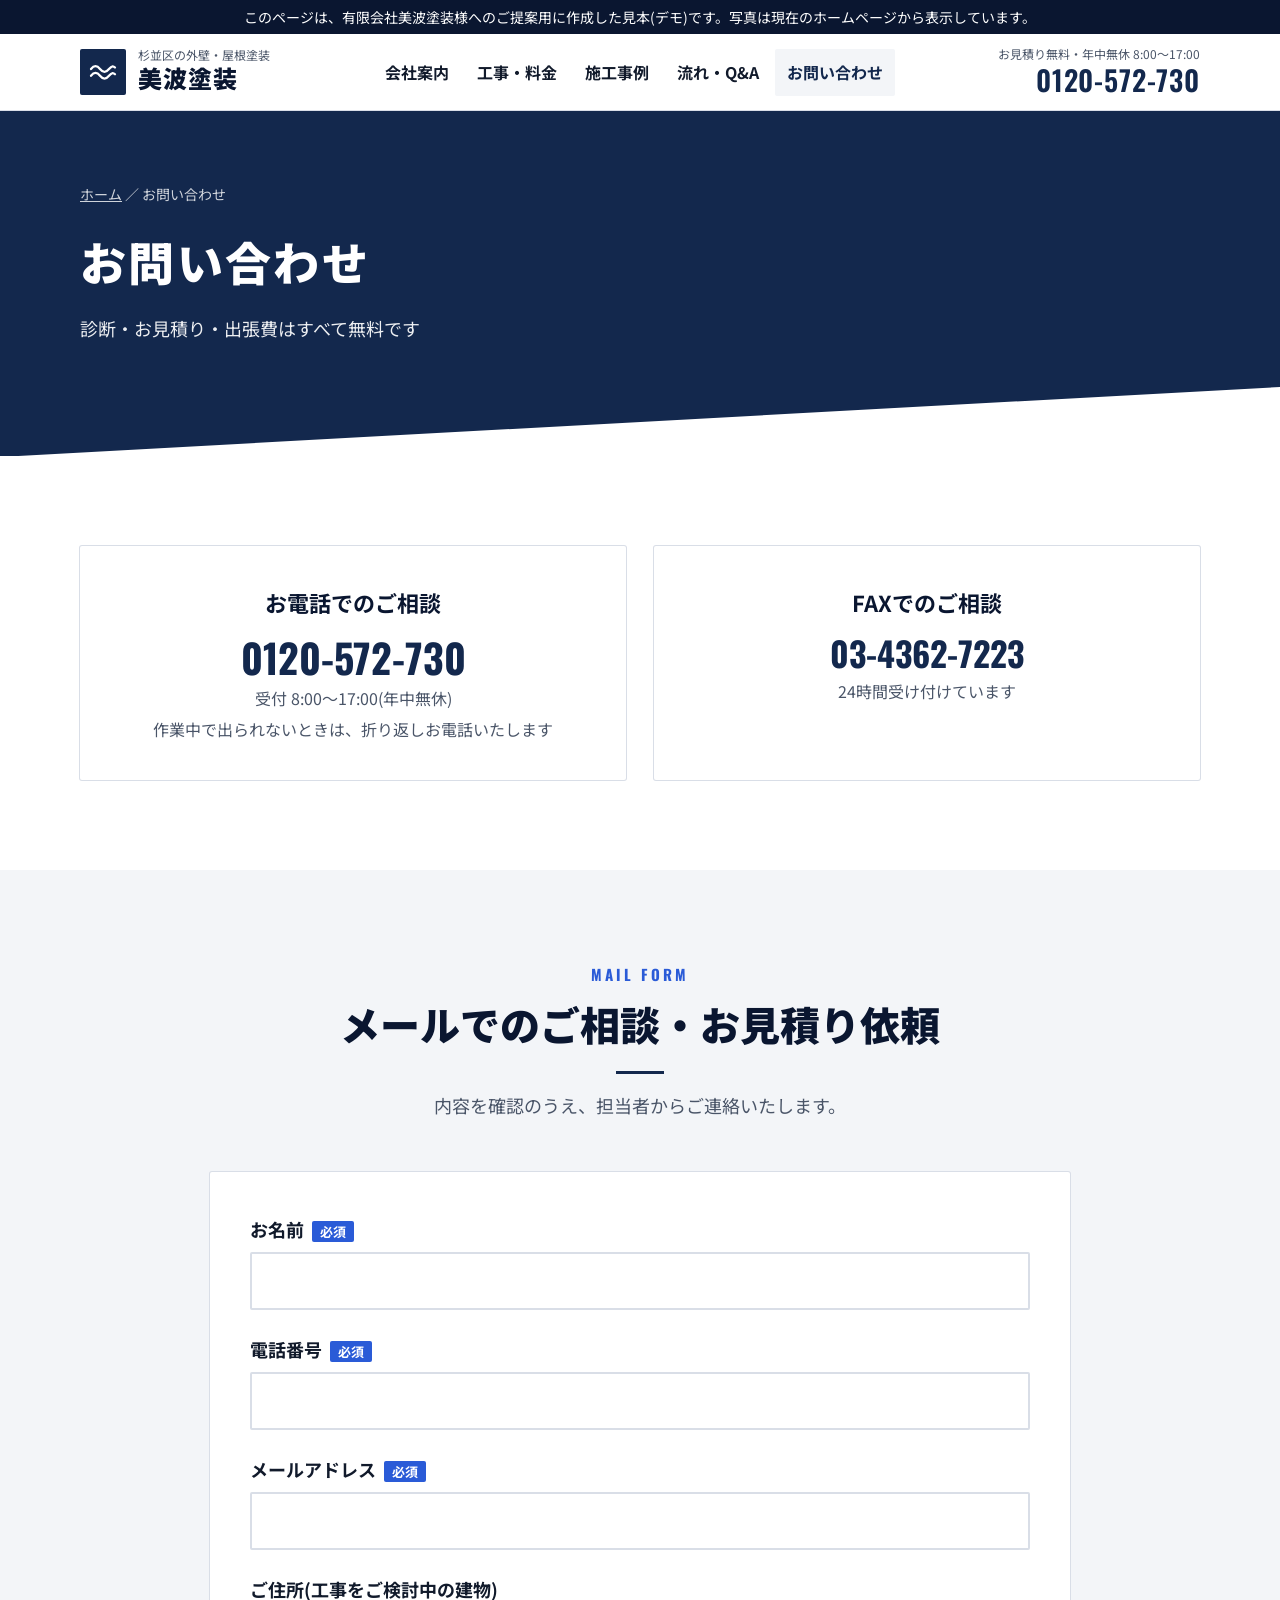
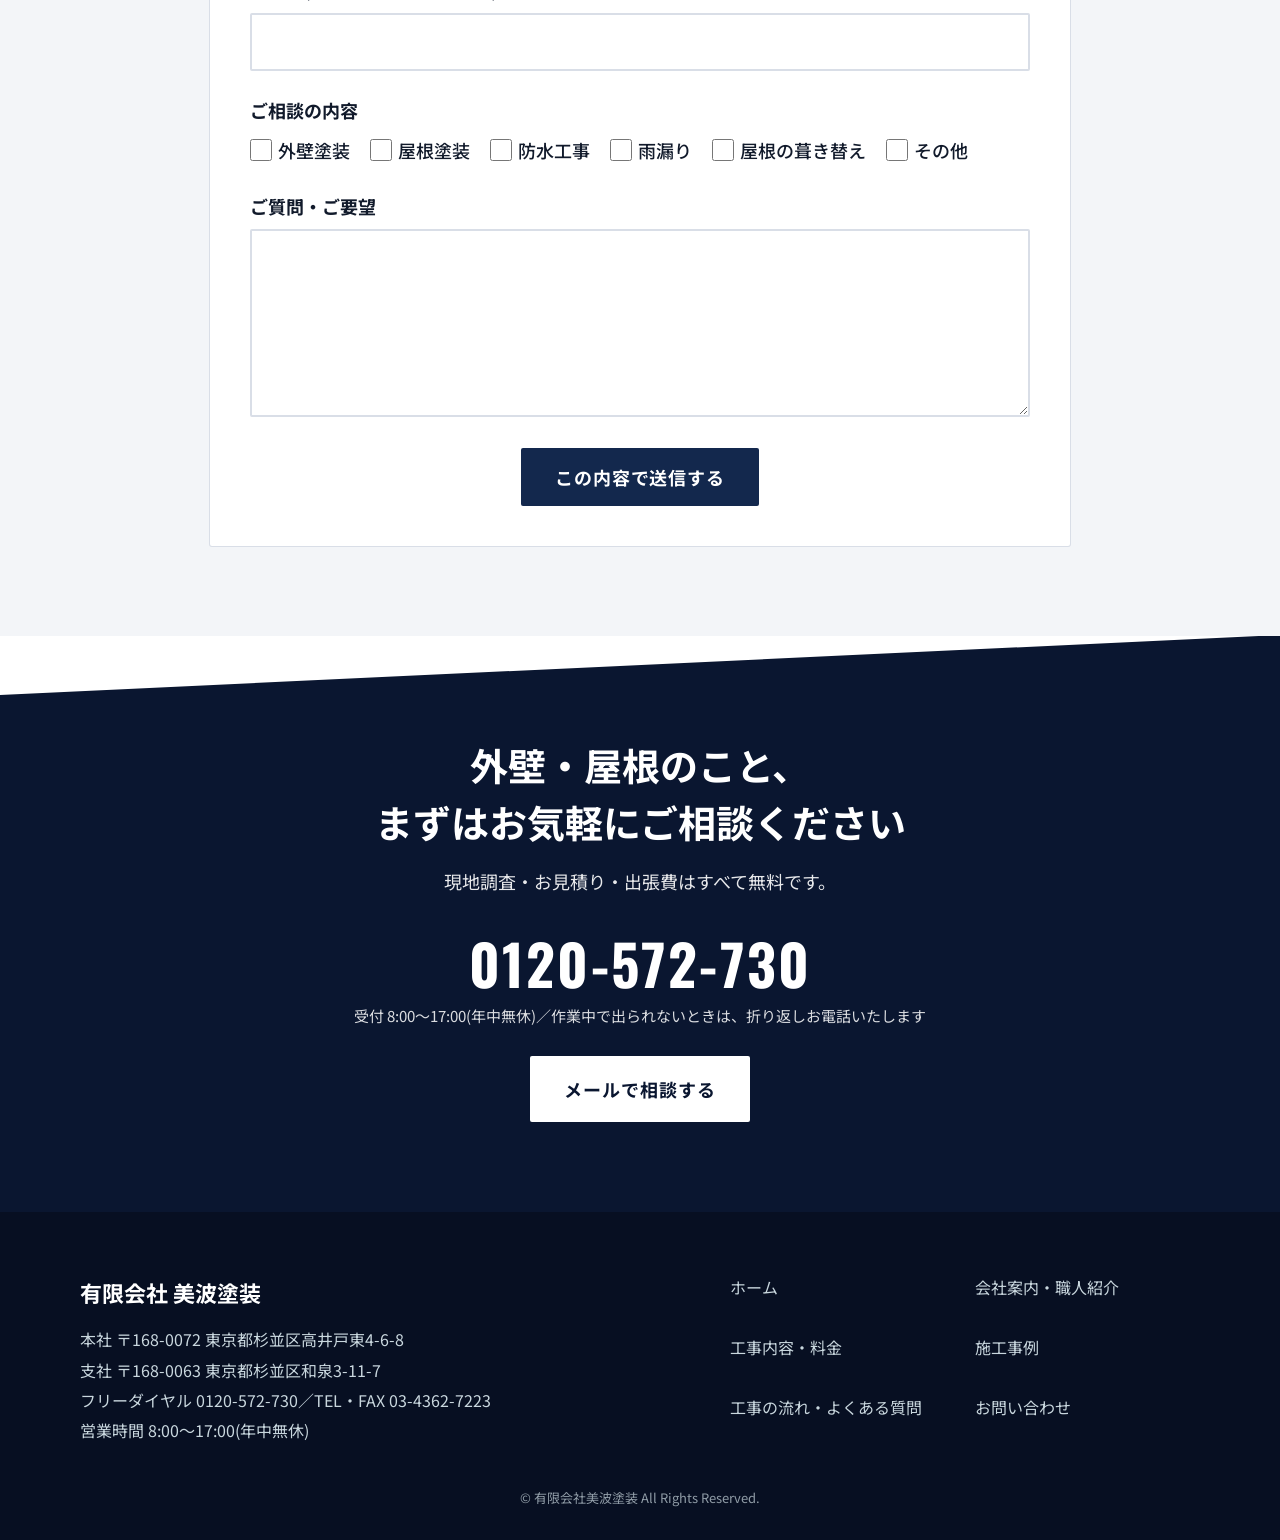
<file: contact.html>
<!doctype html>
<html lang="ja">
<head>
<meta charset="utf-8">
<meta name="viewport" content="width=device-width, initial-scale=1">
<title>お問い合わせ｜有限会社美波塗装｜杉並区の外壁塗装・屋根塗装</title>
<meta name="description" content="美波塗装へのお問い合わせ・無料見積り依頼。フリーダイヤル0120-572-730(8:00〜17:00 年中無休)。">
<link rel="stylesheet" href="style.css">
<script type="application/ld+json">
{"@context":"https://schema.org","@type":"HousePainter","name":"有限会社美波塗装","telephone":"0120-572-730","address":{"@type":"PostalAddress","postalCode":"168-0072","addressRegion":"東京都","addressLocality":"杉並区","streetAddress":"高井戸東4-6-8"},"openingHours":"Mo-Su 08:00-17:00","foundingDate":"2003-04-01","areaServed":"東京都杉並区とその周辺"}
</script>
</head>
<body>
<div class="demo-bar">このページは、有限会社美波塗装様へのご提案用に作成した見本(デモ)です。写真は現在のホームページから表示しています。</div>
<header class="site">
  <div class="wrap head-in">
    <a class="logo" href="index.html"><span class="logo-mark"><svg viewBox="0 0 40 40" fill="none" stroke="#fff" stroke-width="3" stroke-linecap="round"><path d="M4 16c4-5 8-5 12 0s8 5 12 0 6-4 8-2"/><path d="M4 25c4-5 8-5 12 0s8 5 12 0 6-4 8-2"/></svg></span><span class="logo-text"><small>杉並区の外壁・屋根塗装</small><strong>美波塗装</strong></span></a>
    <nav class="gnav"><ul><li><a href="company.html">会社案内</a></li><li><a href="service.html">工事・料金</a></li><li><a href="works.html">施工事例</a></li><li><a href="flow.html">流れ・Q&A</a></li><li><a href="contact.html" class="on">お問い合わせ</a></li></ul></nav>
    <a class="head-tel" href="tel:0120572730"><span>お見積り無料・年中無休 8:00〜17:00</span><strong>0120-572-730</strong></a>
    <button class="menu-btn" aria-label="メニュー">メニュー</button>
  </div>
</header>
<div class="page-head">
  <div class="wrap">
    <div class="crumb"><a href="index.html">ホーム</a> ／ お問い合わせ</div>
    <h1>お問い合わせ</h1>
    <p>診断・お見積り・出張費はすべて無料です</p>
  </div>
  <div class="wave" aria-hidden="true"><svg viewBox="0 0 1440 90" preserveAspectRatio="none"><path fill="#ffffff" d="M0,90 L1440,20 L1440,90 Z"/></svg></div>
</div>

<section>
  <div class="wrap">
    <div class="contact-box">
      <div class="c-card fade"><h3>お電話でのご相談</h3><a class="tel" href="tel:0120572730">0120-572-730</a><p>受付 8:00〜17:00(年中無休)<br>作業中で出られないときは、折り返しお電話いたします</p></div>
      <div class="c-card fade delay1"><h3>FAXでのご相談</h3><span class="tel" style="font-size:34px">03-4362-7223</span><p>24時間受け付けています</p></div>
    </div>
  </div>
</section>
<section class="bg-light">
  <div class="wrap">
    <div class="sec-title fade"><span class="en">MAIL FORM</span><h2>メールでのご相談・お見積り依頼</h2><p>内容を確認のうえ、担当者からご連絡いたします。</p></div>
    <form class="cf fade">
      <div><label>お名前<span class="req">必須</span></label><input type="text" required></div>
      <div><label>電話番号<span class="req">必須</span></label><input type="tel" required></div>
      <div><label>メールアドレス<span class="req">必須</span></label><input type="email" required></div>
      <div><label>ご住所(工事をご検討中の建物)</label><input type="text"></div>
      <div><label>ご相談の内容</label><div class="chk"><label><input type="checkbox">外壁塗装</label><label><input type="checkbox">屋根塗装</label><label><input type="checkbox">防水工事</label><label><input type="checkbox">雨漏り</label><label><input type="checkbox">屋根の葺き替え</label><label><input type="checkbox">その他</label></div></div>
      <div><label>ご質問・ご要望</label><textarea rows="6"></textarea></div>
      <p class="center"><button class="btn btn-sun" type="submit">この内容で送信する</button></p>
    </form>
  </div>
</section>
<section class="cta">
  <div class="wave-top" aria-hidden="true"><svg viewBox="0 0 1440 60" preserveAspectRatio="none"><path fill="#ffffff" d="M0,60 L1440,0 L1440,60 Z"/></svg></div>
  <div class="wrap fade">
    <h2>外壁・屋根のこと、<br>まずはお気軽にご相談ください</h2>
    <p>現地調査・お見積り・出張費はすべて無料です。</p>
    <a class="tel" href="tel:0120572730">0120-572-730</a>
    <small>受付 8:00〜17:00(年中無休)／作業中で出られないときは、折り返しお電話いたします</small>
    <a class="btn btn-sun" href="contact.html">メールで相談する</a>
  </div>
</section>
<footer class="site">
  <div class="wrap foot-in">
    <div>
      <strong>有限会社 美波塗装</strong>
      <p style="margin-top:10px">本社 〒168-0072 東京都杉並区高井戸東4-6-8<br>支社 〒168-0063 東京都杉並区和泉3-11-7<br>フリーダイヤル 0120-572-730／TEL・FAX 03-4362-7223<br>営業時間 8:00〜17:00(年中無休)</p>
    </div>
    <ul><li><a href="index.html">ホーム</a></li><li><a href="company.html">会社案内・職人紹介</a></li><li><a href="service.html">工事内容・料金</a></li><li><a href="works.html">施工事例</a></li><li><a href="flow.html">工事の流れ・よくある質問</a></li><li><a href="contact.html">お問い合わせ</a></li></ul>
  </div>
  <p class="copy">© 有限会社美波塗装 All Rights Reserved.</p>
</footer>
<div class="sp-fix"><a href="tel:0120572730">電話で相談<br>0120-572-730</a><a href="contact.html">メールで<br>無料見積り</a></div>
<script src="main.js"></script>
<!-- Cloudflare Web Analytics --><script defer src='https://static.cloudflareinsights.com/beacon.min.js' data-cf-beacon='{"token": "66a2b055c38a48da9c19547b0177c091"}'></script><!-- End Cloudflare Web Analytics -->
</body>
</html>
</file>
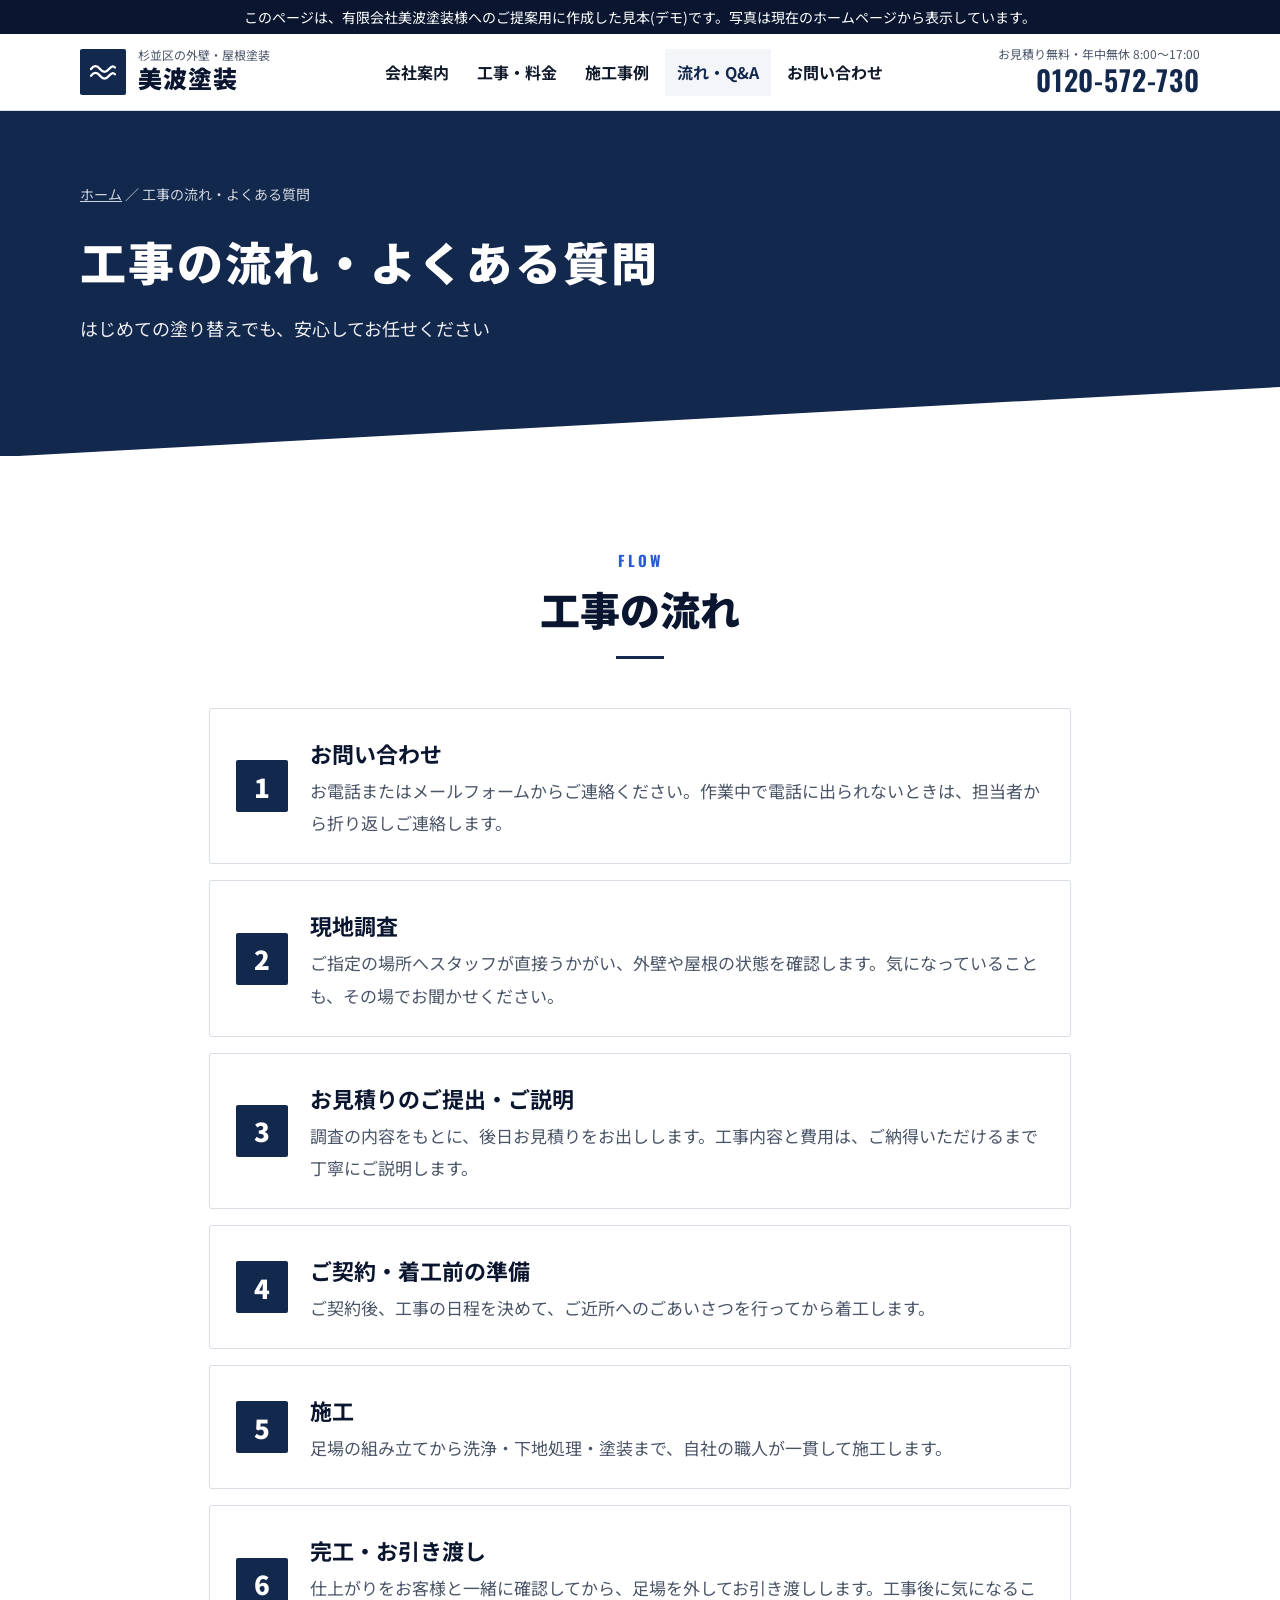
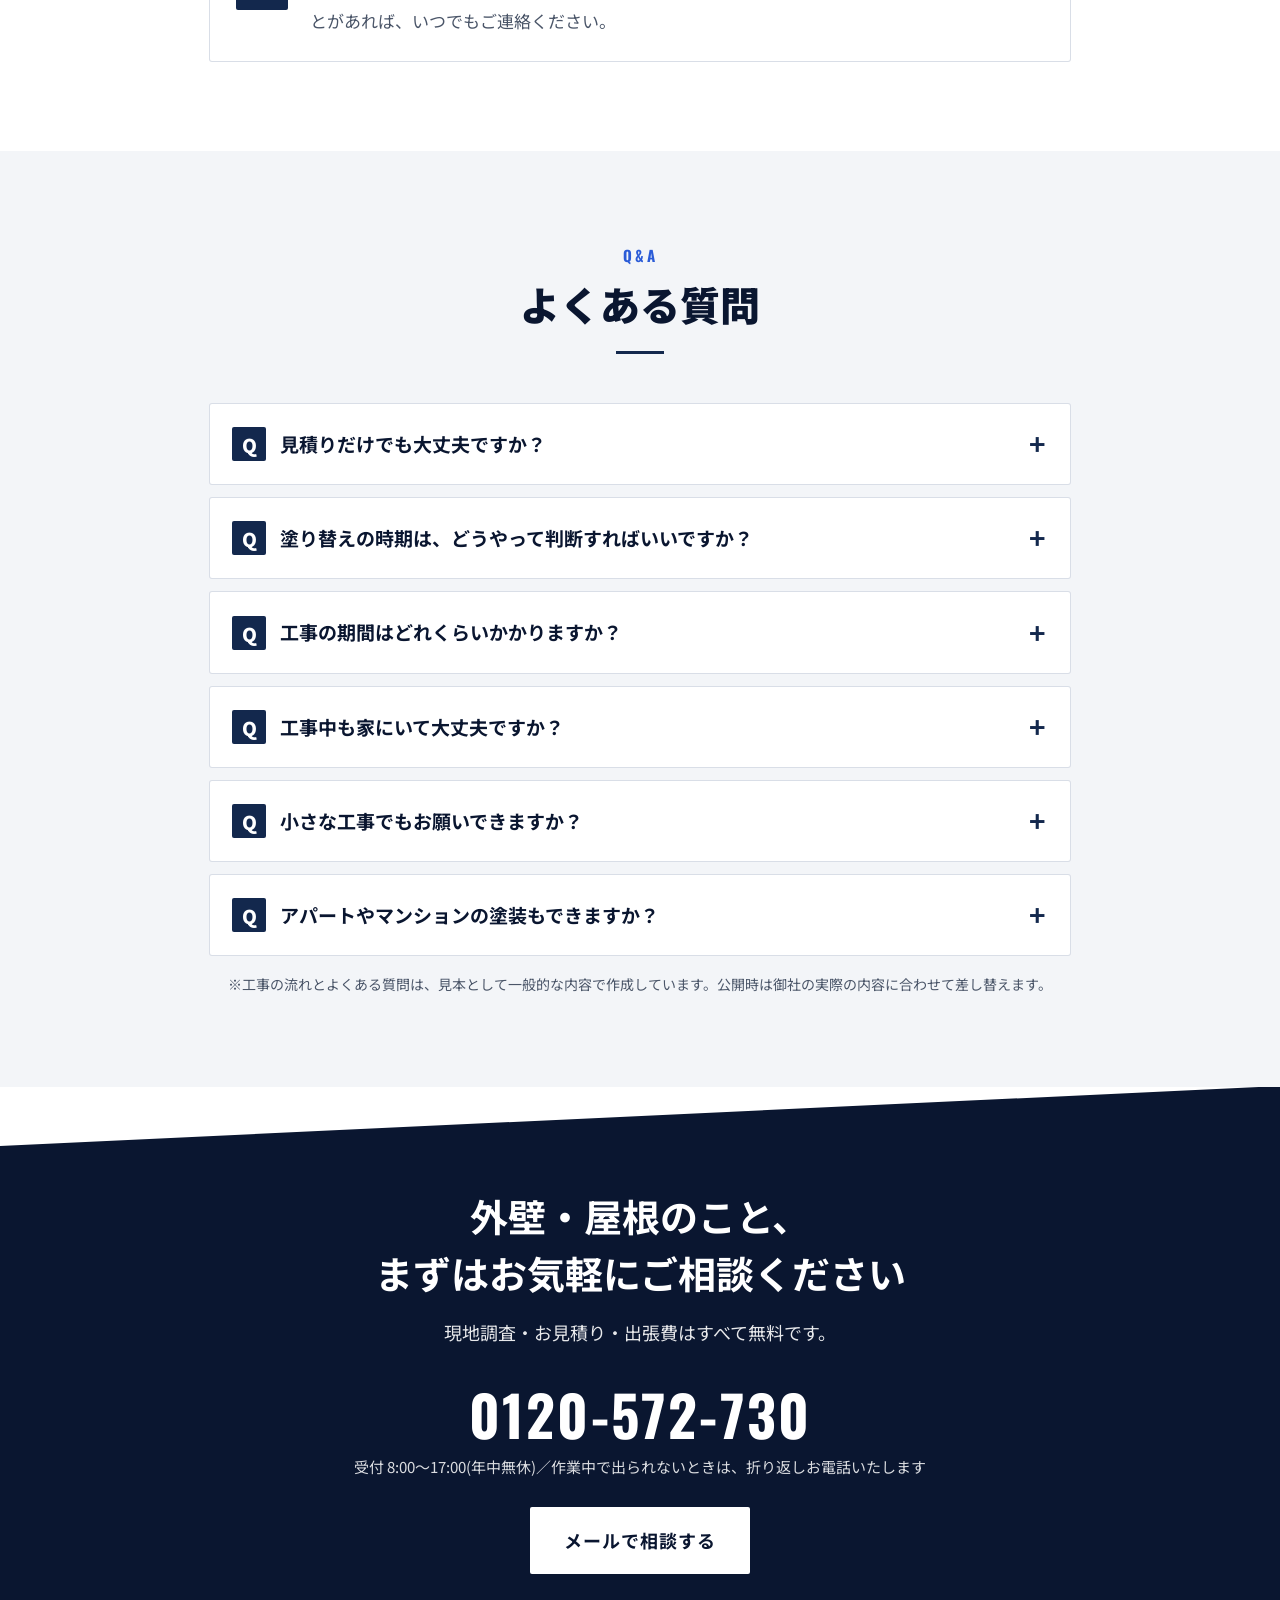
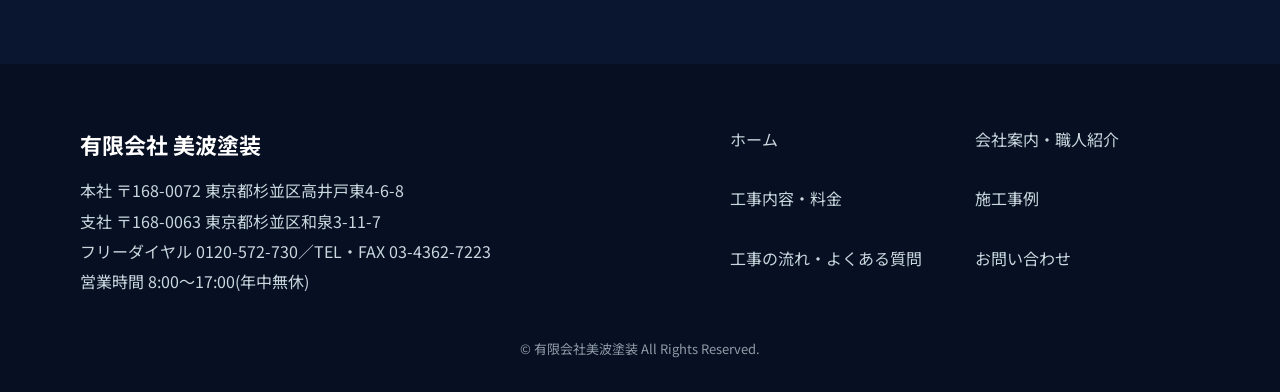
<file: flow.html>
<!doctype html>
<html lang="ja">
<head>
<meta charset="utf-8">
<meta name="viewport" content="width=device-width, initial-scale=1">
<title>工事の流れ・よくある質問｜有限会社美波塗装｜杉並区の外壁塗装・屋根塗装</title>
<meta name="description" content="美波塗装の外壁塗装・屋根塗装の流れと、よくある質問。お問い合わせから完工までをご説明します。">
<link rel="stylesheet" href="style.css">
<script type="application/ld+json">
{"@context":"https://schema.org","@type":"HousePainter","name":"有限会社美波塗装","telephone":"0120-572-730","address":{"@type":"PostalAddress","postalCode":"168-0072","addressRegion":"東京都","addressLocality":"杉並区","streetAddress":"高井戸東4-6-8"},"openingHours":"Mo-Su 08:00-17:00","foundingDate":"2003-04-01","areaServed":"東京都杉並区とその周辺"}
</script>
</head>
<body>
<div class="demo-bar">このページは、有限会社美波塗装様へのご提案用に作成した見本(デモ)です。写真は現在のホームページから表示しています。</div>
<header class="site">
  <div class="wrap head-in">
    <a class="logo" href="index.html"><span class="logo-mark"><svg viewBox="0 0 40 40" fill="none" stroke="#fff" stroke-width="3" stroke-linecap="round"><path d="M4 16c4-5 8-5 12 0s8 5 12 0 6-4 8-2"/><path d="M4 25c4-5 8-5 12 0s8 5 12 0 6-4 8-2"/></svg></span><span class="logo-text"><small>杉並区の外壁・屋根塗装</small><strong>美波塗装</strong></span></a>
    <nav class="gnav"><ul><li><a href="company.html">会社案内</a></li><li><a href="service.html">工事・料金</a></li><li><a href="works.html">施工事例</a></li><li><a href="flow.html" class="on">流れ・Q&A</a></li><li><a href="contact.html">お問い合わせ</a></li></ul></nav>
    <a class="head-tel" href="tel:0120572730"><span>お見積り無料・年中無休 8:00〜17:00</span><strong>0120-572-730</strong></a>
    <button class="menu-btn" aria-label="メニュー">メニュー</button>
  </div>
</header>
<div class="page-head">
  <div class="wrap">
    <div class="crumb"><a href="index.html">ホーム</a> ／ 工事の流れ・よくある質問</div>
    <h1>工事の流れ・よくある質問</h1>
    <p>はじめての塗り替えでも、安心してお任せください</p>
  </div>
  <div class="wave" aria-hidden="true"><svg viewBox="0 0 1440 90" preserveAspectRatio="none"><path fill="#ffffff" d="M0,90 L1440,20 L1440,90 Z"/></svg></div>
</div>

<section>
  <div class="wrap">
    <div class="sec-title fade"><span class="en">FLOW</span><h2>工事の流れ</h2></div>
    <ol class="flow"><li class="fade"><h3>お問い合わせ</h3><p>お電話またはメールフォームからご連絡ください。作業中で電話に出られないときは、担当者から折り返しご連絡します。</p></li><li class="fade"><h3>現地調査</h3><p>ご指定の場所へスタッフが直接うかがい、外壁や屋根の状態を確認します。気になっていることも、その場でお聞かせください。</p></li><li class="fade"><h3>お見積りのご提出・ご説明</h3><p>調査の内容をもとに、後日お見積りをお出しします。工事内容と費用は、ご納得いただけるまで丁寧にご説明します。</p></li><li class="fade"><h3>ご契約・着工前の準備</h3><p>ご契約後、工事の日程を決めて、ご近所へのごあいさつを行ってから着工します。</p></li><li class="fade"><h3>施工</h3><p>足場の組み立てから洗浄・下地処理・塗装まで、自社の職人が一貫して施工します。</p></li><li class="fade"><h3>完工・お引き渡し</h3><p>仕上がりをお客様と一緒に確認してから、足場を外してお引き渡しします。工事後に気になることがあれば、いつでもご連絡ください。</p></li></ol>
  </div>
</section>
<section class="bg-light">
  <div class="wrap">
    <div class="sec-title fade"><span class="en">Q&amp;A</span><h2>よくある質問</h2></div>
    <div class="faq"><details class="fade"><summary>見積りだけでも大丈夫ですか？</summary><div class="a">はい、大丈夫です。現地調査・お見積り・出張費はすべて無料です。ほかの会社と比べていただくための見積りでもかまいません。</div></details><details class="fade"><summary>塗り替えの時期は、どうやって判断すればいいですか？</summary><div class="a">外壁を手でさわったときに白い粉がつく、ひび割れがある、目地のゴムが痩せている、といった症状が目安です。気になる方は、まずは無料の診断でお家の状態を確認しましょう。</div></details><details class="fade"><summary>工事の期間はどれくらいかかりますか？</summary><div class="a">一般的な2階建ての住宅で、外壁と屋根の塗装をあわせて2週間前後が目安です。天候やお家の状態によって変わりますので、お見積りの際にご説明します。</div></details><details class="fade"><summary>工事中も家にいて大丈夫ですか？</summary><div class="a">はい、普段どおりお過ごしいただけます。窓を開けられない日や洗濯物を外に干せない日は、事前にお知らせします。</div></details><details class="fade"><summary>小さな工事でもお願いできますか？</summary><div class="a">工事の大小を問わず承っています。ベランダの防水だけ、ひび割れの補修だけ、といったご相談もお気軽にどうぞ。</div></details><details class="fade"><summary>アパートやマンションの塗装もできますか？</summary><div class="a">はい、戸建てだけでなく、アパートやマンションの塗装も手がけています。</div></details></div>
    <p class="note-demo">※工事の流れとよくある質問は、見本として一般的な内容で作成しています。公開時は御社の実際の内容に合わせて差し替えます。</p>
  </div>
</section>
<section class="cta">
  <div class="wave-top" aria-hidden="true"><svg viewBox="0 0 1440 60" preserveAspectRatio="none"><path fill="#ffffff" d="M0,60 L1440,0 L1440,60 Z"/></svg></div>
  <div class="wrap fade">
    <h2>外壁・屋根のこと、<br>まずはお気軽にご相談ください</h2>
    <p>現地調査・お見積り・出張費はすべて無料です。</p>
    <a class="tel" href="tel:0120572730">0120-572-730</a>
    <small>受付 8:00〜17:00(年中無休)／作業中で出られないときは、折り返しお電話いたします</small>
    <a class="btn btn-sun" href="contact.html">メールで相談する</a>
  </div>
</section>
<footer class="site">
  <div class="wrap foot-in">
    <div>
      <strong>有限会社 美波塗装</strong>
      <p style="margin-top:10px">本社 〒168-0072 東京都杉並区高井戸東4-6-8<br>支社 〒168-0063 東京都杉並区和泉3-11-7<br>フリーダイヤル 0120-572-730／TEL・FAX 03-4362-7223<br>営業時間 8:00〜17:00(年中無休)</p>
    </div>
    <ul><li><a href="index.html">ホーム</a></li><li><a href="company.html">会社案内・職人紹介</a></li><li><a href="service.html">工事内容・料金</a></li><li><a href="works.html">施工事例</a></li><li><a href="flow.html">工事の流れ・よくある質問</a></li><li><a href="contact.html">お問い合わせ</a></li></ul>
  </div>
  <p class="copy">© 有限会社美波塗装 All Rights Reserved.</p>
</footer>
<div class="sp-fix"><a href="tel:0120572730">電話で相談<br>0120-572-730</a><a href="contact.html">メールで<br>無料見積り</a></div>
<script src="main.js"></script>
<!-- Cloudflare Web Analytics --><script defer src='https://static.cloudflareinsights.com/beacon.min.js' data-cf-beacon='{"token": "66a2b055c38a48da9c19547b0177c091"}'></script><!-- End Cloudflare Web Analytics -->
</body>
</html>
</file>
<file: style.css>
@import url('https://fonts.googleapis.com/css2?family=Noto+Sans+JP:wght@400;500;700;900&family=Oswald:wght@500;600&display=swap');

:root{
  --sea:#13284d;      /* 紺 */
  --sea-deep:#0a1630; /* 濃紺 */
  --sea-light:#f3f5f8;/* 明るいグレー(区切り用) */
  --sun:#13284d;      /* ボタンも紺で統一 */
  --sun-deep:#0a1630;
  --accent:#2a5bd7;   /* 差し色の青(線・ラベルのみ) */
  --sand:#f3f5f8;
  --ink:#111a2b;
  --muted:#4a5568;
  --line:#d9dee7;
  --white:#ffffff;
  --radius:2px;
  --shadow:0 0 0 1px #d9dee7;
}
*{box-sizing:border-box;margin:0;padding:0}
html{scroll-behavior:smooth}
body{
  font-family:'Noto Sans JP',sans-serif;
  font-size:18px;line-height:1.9;color:var(--ink);background:var(--white);
  -webkit-font-smoothing:antialiased;
}
img{max-width:100%;display:block}
a{color:inherit}
.wrap{width:min(1120px,100% - 40px);margin:0 auto}
h1,h2,h3,.serif{font-family:'Noto Sans JP',sans-serif}

/* デモ表示 */
.demo-bar{background:var(--sea-deep);color:#fff;font-size:14px;text-align:center;padding:6px 12px;line-height:1.6}

/* ヘッダー */
header.site{position:sticky;top:0;z-index:50;background:rgba(255,255,255,.96);backdrop-filter:blur(6px);border-bottom:1px solid var(--line)}
.head-in{display:flex;align-items:center;justify-content:space-between;gap:16px;padding:12px 0}
.logo{display:flex;align-items:center;gap:12px;text-decoration:none}
.logo-mark{width:46px;height:46px;border-radius:2px;background:var(--sea);display:grid;place-items:center;flex-shrink:0}
.logo-mark svg{width:30px}
.logo-text small{display:block;font-size:12px;color:var(--muted);line-height:1.3}
.logo-text strong{font-family:'Noto Sans JP';font-size:24px;font-weight:900;color:var(--sea-deep);line-height:1.2;letter-spacing:.04em}
nav.gnav ul{display:flex;gap:4px;list-style:none}
nav.gnav a{display:block;white-space:nowrap;padding:8px 12px;text-decoration:none;font-weight:700;font-size:16px;border-radius:2px;transition:background .2s,color .2s}
nav.gnav a:hover,nav.gnav a.on{background:var(--sea-light);color:var(--sea)}
.head-tel{white-space:nowrap;text-align:right;line-height:1.3;text-decoration:none}
.head-tel span{display:block;font-size:12px;color:var(--muted)}
.head-tel strong{font-family:'Oswald','Noto Sans JP',sans-serif;font-size:28px;font-weight:600;letter-spacing:.03em;color:var(--sea)}
.menu-btn{display:none;background:none;border:2px solid var(--sea);color:var(--sea);border-radius:2px;padding:6px 12px;font-size:16px;font-weight:700;cursor:pointer}

/* ボタン(斜めの光) */
.btn{position:relative;overflow:hidden;display:inline-flex;align-items:center;justify-content:center;gap:10px;padding:16px 34px;border-radius:2px;font-weight:700;font-size:18px;text-decoration:none;transition:transform .2s,box-shadow .2s;border:none;cursor:pointer;font-family:inherit}
.btn{letter-spacing:.05em}
.btn::after{content:"";position:absolute;top:-50%;left:-80%;width:40%;height:200%;background:linear-gradient(90deg,transparent,rgba(255,255,255,.65),transparent);transform:skewX(-25deg);animation:shine 3.6s ease-in-out infinite}
@keyframes shine{0%{left:-80%}35%,100%{left:140%}}
.btn:hover{transform:translateY(-3px);box-shadow:0 12px 24px rgba(0,0,0,.18)}
.btn-sun{background:var(--sun);color:#fff}
.btn-sun:hover{background:var(--accent)}
.hero .btn-sun,.cta .btn-sun{background:#fff;color:var(--sea-deep)}
.hero .btn-sun:hover,.cta .btn-sun:hover{background:var(--accent);color:#fff}
.btn-sea{background:var(--sea);color:#fff}
.btn-line{background:#fff;color:var(--sea);border:2px solid var(--sea)}
.btn-line::after{background:linear-gradient(90deg,transparent,rgba(19,40,77,.12),transparent)}

/* ファーストビュー */
.hero{position:relative;color:#fff;background:var(--sea-deep);overflow:hidden}
.hero-bg{position:absolute;inset:0;background-size:cover;background-position:center 55%;opacity:.6;filter:grayscale(1) contrast(1.3) brightness(.95);transform:scale(1.05);animation:slowzoom 18s ease-out forwards}
@keyframes slowzoom{to{transform:scale(1)}}
.hero::before{content:"";position:absolute;inset:0;background:linear-gradient(100deg,rgba(10,22,48,.96) 0%,rgba(10,22,48,.82) 42%,rgba(10,22,48,.35) 100%);z-index:1}
.hero-in{position:relative;z-index:2;padding:96px 0 150px}
.hero .tag{display:inline-block;background:transparent;border:1px solid #fff;padding:4px 16px;border-radius:2px;font-weight:700;font-size:16px;margin-bottom:22px}
.hero h1{font-size:clamp(34px,5.4vw,60px);line-height:1.35;font-weight:900;letter-spacing:.03em;margin-bottom:22px}
.hero h1 em{font-style:normal;border-bottom:4px solid #fff;padding-bottom:2px}
.hero p.lead{font-size:clamp(17px,2vw,21px);max-width:620px;margin-bottom:34px}
.hero .btns{display:flex;flex-wrap:wrap;gap:14px}
.wave{position:absolute;left:0;right:0;bottom:-1px;z-index:3;line-height:0}
.wave svg{width:100%;height:90px}
.wave path{animation:none}
@keyframes wavemove{from{transform:translateX(0)}to{transform:translateX(-40px)}}

/* 下層ページ見出し */
.page-head{position:relative;background:var(--sea);color:#fff;padding:70px 0 110px;overflow:hidden}
.page-head h1{font-size:clamp(30px,4.4vw,46px);font-weight:900;letter-spacing:.05em}
.page-head p{font-size:18px;opacity:.92;margin-top:6px}
.crumb{font-size:14px;opacity:.8;margin-bottom:10px}
.crumb a{color:#fff}

/* セクション共通 */
section{padding:90px 0}
.bg-sand{background:var(--sand)}
.bg-light{background:var(--sea-light)}
.sec-title{text-align:center;margin-bottom:50px}
.sec-title .en{display:block;color:var(--accent);font-family:'Oswald',sans-serif;font-weight:700;letter-spacing:.2em;font-size:15px;margin-bottom:6px}
.sec-title h2{font-size:clamp(28px,3.6vw,40px);font-weight:900;color:var(--sea-deep);line-height:1.45}
.sec-title h2::after{content:"";display:block;width:48px;height:3px;background:var(--sea);margin:18px auto 0}
.sec-title.left h2::after{margin-left:0}
.sec-title p{color:var(--muted);margin-top:14px}
.sec-title.left{text-align:left}

/* 数字 */
.numbers{display:grid;grid-template-columns:repeat(4,1fr);gap:18px;margin-top:-70px;position:relative;z-index:5}
.num-card{background:#fff;border-radius:var(--radius);box-shadow:var(--shadow);padding:28px 16px;text-align:center}
.num-card .n{font-family:'Oswald','Noto Sans JP',sans-serif;font-weight:600;font-size:54px;color:var(--sea);line-height:1.1}
.num-card .n small{font-size:20px;margin-left:2px}
.num-card .l{font-weight:700;font-size:16px;color:var(--muted);margin-top:6px}

/* 2カラム */
.split{display:grid;grid-template-columns:1fr 1fr;gap:56px;align-items:center}
.split.rev .split-img{order:2}
.split-img{border-radius:var(--radius);overflow:hidden;box-shadow:var(--shadow)}
.split-img img{width:100%;height:100%;object-fit:cover;aspect-ratio:4/3;transition:transform .6s}
.split-img:hover img{transform:scale(1.03)}
.split h3{font-size:clamp(24px,3vw,32px);color:var(--sea-deep);line-height:1.5;margin-bottom:18px;font-weight:900}
.split p+p{margin-top:14px}

/* 強み */
.points{display:grid;grid-template-columns:repeat(2,1fr);gap:24px}
.point{background:#fff;border-radius:var(--radius);padding:34px 30px;box-shadow:var(--shadow);border-top:4px solid var(--sea);transition:transform .3s}
.point:hover{transform:translateY(-6px)}
.point .ico{width:56px;height:56px;border-radius:2px;background:var(--sea-light);display:grid;place-items:center;margin-bottom:16px}
.point .ico svg{width:30px;height:30px;stroke:var(--sea)}
.point h3{font-size:23px;color:var(--sea-deep);margin-bottom:10px;line-height:1.5}
.point p{color:var(--muted);font-size:17px}

/* 職人 */
.staff-grid{display:grid;grid-template-columns:repeat(3,1fr);gap:26px}
.staff{background:#fff;border-radius:var(--radius);overflow:hidden;box-shadow:var(--shadow);transition:transform .3s}
.staff:hover{transform:translateY(-6px)}
.staff .ph{aspect-ratio:1/1;background:var(--sea-light);overflow:hidden}
.staff .ph img{width:100%;height:100%;object-fit:cover}
.staff .tx{padding:20px 22px 24px}
.staff .role{display:inline-block;background:var(--sea-light);color:var(--sea);font-size:14px;font-weight:700;padding:2px 12px;border-radius:2px}
.staff h3{font-size:24px;margin:8px 0 2px;color:var(--sea-deep)}
.staff .yr{color:var(--accent);font-weight:700}
.staff.lead{grid-column:span 3;display:grid;grid-template-columns:380px 1fr}
.staff.lead .ph{aspect-ratio:auto;height:100%}
.staff.lead .tx{padding:40px}
.staff.lead h3{font-size:32px}
.staff.lead p{margin-top:14px}

/* 施工事例 */
.ba-grid{display:grid;grid-template-columns:repeat(2,1fr);gap:28px}
.ba{background:#fff;border-radius:var(--radius);box-shadow:var(--shadow);overflow:hidden}
.ba-pics{display:grid;grid-template-columns:1fr 1fr;gap:3px;background:var(--line)}
.ba-pics figure{position:relative;background:#fff}
.ba-pics img{width:100%;aspect-ratio:4/3;object-fit:cover}
.ba-pics figcaption{position:absolute;top:10px;left:10px;font-size:14px;font-weight:700;padding:2px 12px;border-radius:2px;color:#fff;background:rgba(29,42,49,.75)}
.ba-pics figure:last-child figcaption{background:var(--accent)}
.ba .cap{padding:16px 22px 20px}
.ba .cap h3{font-size:20px;color:var(--sea-deep)}
.ba .cap p{font-size:16px;color:var(--muted)}
.works-grid{display:grid;grid-template-columns:repeat(4,1fr);gap:20px}
.work{background:#fff;border-radius:var(--radius);overflow:hidden;box-shadow:var(--shadow);text-decoration:none;transition:transform .3s}
.work:hover{transform:translateY(-6px)}
.work img{width:100%;aspect-ratio:4/3;object-fit:cover}
.work .tx{padding:14px 16px 18px}
.work .date{font-size:14px;color:var(--muted)}
.work h3{font-size:18px;color:var(--sea-deep);line-height:1.5}
.tags{display:flex;flex-wrap:wrap;gap:6px;margin-top:8px}
.tags span{font-size:13px;background:var(--sea-light);color:var(--sea);padding:1px 10px;border-radius:2px;font-weight:700}

/* 工事内容 */
.services{display:grid;gap:30px}
.service{display:grid;grid-template-columns:340px 1fr;gap:34px;background:#fff;border-radius:var(--radius);box-shadow:var(--shadow);overflow:hidden}
.service img{width:100%;height:100%;object-fit:cover;min-height:240px}
.service .tx{padding:30px 34px 30px 0}
.service h3{font-size:26px;color:var(--sea-deep);margin-bottom:10px}
.service h3 small{display:block;font-size:14px;color:var(--sun);letter-spacing:.15em}
.pack{background:#fff;border-radius:var(--radius);padding:40px;text-align:center;border:2px solid var(--sea)}
.pack h3{font-size:28px;color:var(--sea-deep);margin-bottom:10px}
.pack img{margin:20px auto;border-radius:2px}
.pack .note{font-size:16px;color:var(--muted)}

/* 流れ */
.flow{list-style:none;counter-reset:step;display:grid;gap:18px;max-width:860px;margin:0 auto}
.flow li{position:relative;background:#fff;border-radius:var(--radius);box-shadow:var(--shadow);padding:24px 28px 24px 100px}
.flow li::before{counter-increment:step;content:counter(step);position:absolute;left:26px;top:50%;transform:translateY(-50%);width:52px;height:52px;border-radius:2px;background:var(--sea);color:#fff;display:grid;place-items:center;font-family:'Noto Sans JP';font-size:26px;font-weight:900}
.flow h3{font-size:22px;color:var(--sea-deep)}
.flow p{color:var(--muted);font-size:17px}

/* FAQ */
.faq{max-width:860px;margin:0 auto;display:grid;gap:14px}
.faq details{background:#fff;border-radius:var(--radius);box-shadow:var(--shadow);overflow:hidden}
.faq summary{list-style:none;cursor:pointer;padding:22px 60px 22px 70px;position:relative;font-weight:700;font-size:19px;color:var(--sea-deep)}
.faq summary::-webkit-details-marker{display:none}
.faq summary::before{content:"Q";position:absolute;left:22px;top:50%;transform:translateY(-50%);width:34px;height:34px;border-radius:2px;background:var(--sea);color:#fff;display:grid;place-items:center;font-family:'Noto Sans JP';font-weight:900}
.faq summary::after{content:"+";position:absolute;right:24px;top:50%;transform:translateY(-50%);font-size:28px;color:var(--sea);transition:transform .3s}
.faq details[open] summary::after{transform:translateY(-50%) rotate(45deg)}
.faq .a{padding:0 30px 24px 70px;position:relative;color:var(--muted)}
.faq .a::before{content:"A";position:absolute;left:22px;top:0;width:34px;height:34px;border-radius:2px;background:var(--accent);color:#fff;display:grid;place-items:center;font-family:'Noto Sans JP';font-weight:900}

/* 会社概要表 */
.table{width:100%;border-collapse:collapse;background:#fff;border-radius:var(--radius);overflow:hidden;box-shadow:var(--shadow)}
.table th,.table td{padding:18px 24px;border-bottom:1px solid var(--line);text-align:left;vertical-align:top}
.table th{width:220px;background:var(--sea-light);color:var(--sea-deep);font-weight:700}
.table tr:last-child th,.table tr:last-child td{border-bottom:none}

/* お問い合わせ */
.contact-box{display:grid;grid-template-columns:1fr 1fr;gap:28px}
.c-card{background:#fff;border-radius:var(--radius);box-shadow:var(--shadow);padding:36px;text-align:center}
.c-card h3{font-size:22px;color:var(--sea-deep);margin-bottom:8px}
.c-card .tel{font-family:'Oswald','Noto Sans JP',sans-serif;font-size:40px;font-weight:900;color:var(--sea);text-decoration:none;display:block;line-height:1.3}
.c-card p{color:var(--muted);font-size:16px}
form.cf{background:#fff;border-radius:var(--radius);box-shadow:var(--shadow);padding:40px;max-width:860px;margin:0 auto;display:grid;gap:22px}
form.cf label{font-weight:700;display:block;margin-bottom:6px}
form.cf label .req{background:var(--accent);color:#fff;font-size:13px;padding:1px 8px;border-radius:2px;margin-left:8px}
form.cf input,form.cf select,form.cf textarea{width:100%;font-size:18px;padding:14px 16px;border:2px solid var(--line);border-radius:2px;font-family:inherit;transition:border-color .2s}
form.cf input:focus,form.cf textarea:focus,form.cf select:focus{outline:none;border-color:var(--sea)}
form.cf .chk{display:flex;flex-wrap:wrap;gap:10px 20px}
form.cf .chk label{font-weight:500;display:flex;align-items:center;gap:6px;margin:0}
form.cf .chk input{width:22px;height:22px}

/* CTA帯 */
.cta{position:relative;background:var(--sea-deep);color:#fff;text-align:center;padding:100px 0 90px;overflow:hidden}
.cta h2{font-size:clamp(26px,3.6vw,38px);line-height:1.5;margin-bottom:14px}
.cta p{opacity:.9;margin-bottom:30px}
.cta .tel{display:block;font-family:'Noto Sans JP';font-weight:900;font-size:clamp(36px,6vw,56px);color:#fff;text-decoration:none;line-height:1.2;margin-bottom:6px;font-family:'Oswald','Noto Sans JP',sans-serif;letter-spacing:.04em}
.cta small{display:block;opacity:.85;margin-bottom:26px}
.cta .wave-top{position:absolute;top:-1px;left:0;right:0;line-height:0;transform:rotate(180deg)}
.cta .wave-top svg{width:100%;height:60px}

/* フッター */
footer.site{background:#070f22;color:#c9d7de;padding:60px 0 30px;font-size:16px}
.foot-in{display:grid;grid-template-columns:1.3fr 1fr;gap:40px}
footer.site strong{color:#fff;font-family:'Noto Sans JP';font-size:22px}
footer.site ul{list-style:none;display:grid;grid-template-columns:1fr 1fr;gap:6px 20px}
footer.site a{text-decoration:none}
footer.site a:hover{color:#fff;text-decoration:underline}
.copy{text-align:center;margin-top:40px;font-size:13px;opacity:.7}

/* スマホ固定ボタン */
.sp-fix{display:none}

/* ふわっと表示 */
.fade{opacity:0;transform:translateY(30px);transition:opacity .8s ease,transform .8s ease}
.fade.show{opacity:1;transform:none}
.delay1{transition-delay:.12s}.delay2{transition-delay:.24s}.delay3{transition-delay:.36s}

.center{text-align:center}
.mt40{margin-top:40px}
.note-demo{font-size:14px;color:var(--muted);text-align:center;margin-top:16px}

@media (max-width:960px){
  nav.gnav{display:none;position:absolute;top:100%;left:0;right:0;background:#fff;border-bottom:1px solid var(--line);padding:10px 20px}
  nav.gnav.open{display:block}
  nav.gnav ul{flex-direction:column}
  .menu-btn{display:block}
  .head-tel{display:none}
  .numbers{grid-template-columns:repeat(2,1fr)}
  .split,.points,.contact-box,.foot-in{grid-template-columns:1fr}
  .split.rev .split-img{order:0}
  .staff-grid{grid-template-columns:1fr 1fr}
  .staff.lead{grid-column:span 2;grid-template-columns:1fr}
  .staff.lead .ph{aspect-ratio:4/3}
  .works-grid{grid-template-columns:1fr 1fr}
  .ba-grid{grid-template-columns:1fr}
  .service{grid-template-columns:1fr}
  .service .tx{padding:0 26px 28px}
}
@media (max-width:600px){
  body{font-size:17px}
  section{padding:64px 0}
  .hero-in{padding:64px 0 120px}
  .staff-grid{grid-template-columns:1fr}
  .staff.lead{grid-column:span 1}
  .works-grid{grid-template-columns:1fr}
  .table th{width:110px;padding:14px}
  .table td{padding:14px}
  .flow li{padding:22px 20px 22px 86px}
  .flow li::before{left:18px}
  .pack,form.cf{padding:26px 20px}
  footer.site{padding-bottom:110px}
  .sp-fix{display:grid;grid-template-columns:1fr 1fr;position:fixed;left:0;right:0;bottom:0;z-index:60;box-shadow:0 -4px 16px rgba(0,0,0,.15)}
  .sp-fix a{padding:14px 6px;text-align:center;font-weight:700;color:#fff;text-decoration:none;font-size:16px;line-height:1.4}
  .sp-fix a:first-child{background:var(--sea)}
  .sp-fix a:last-child{background:var(--accent)}
}
@media (prefers-reduced-motion:reduce){
  *{animation:none!important;transition:none!important}
  .fade{opacity:1;transform:none}
}
</file>
